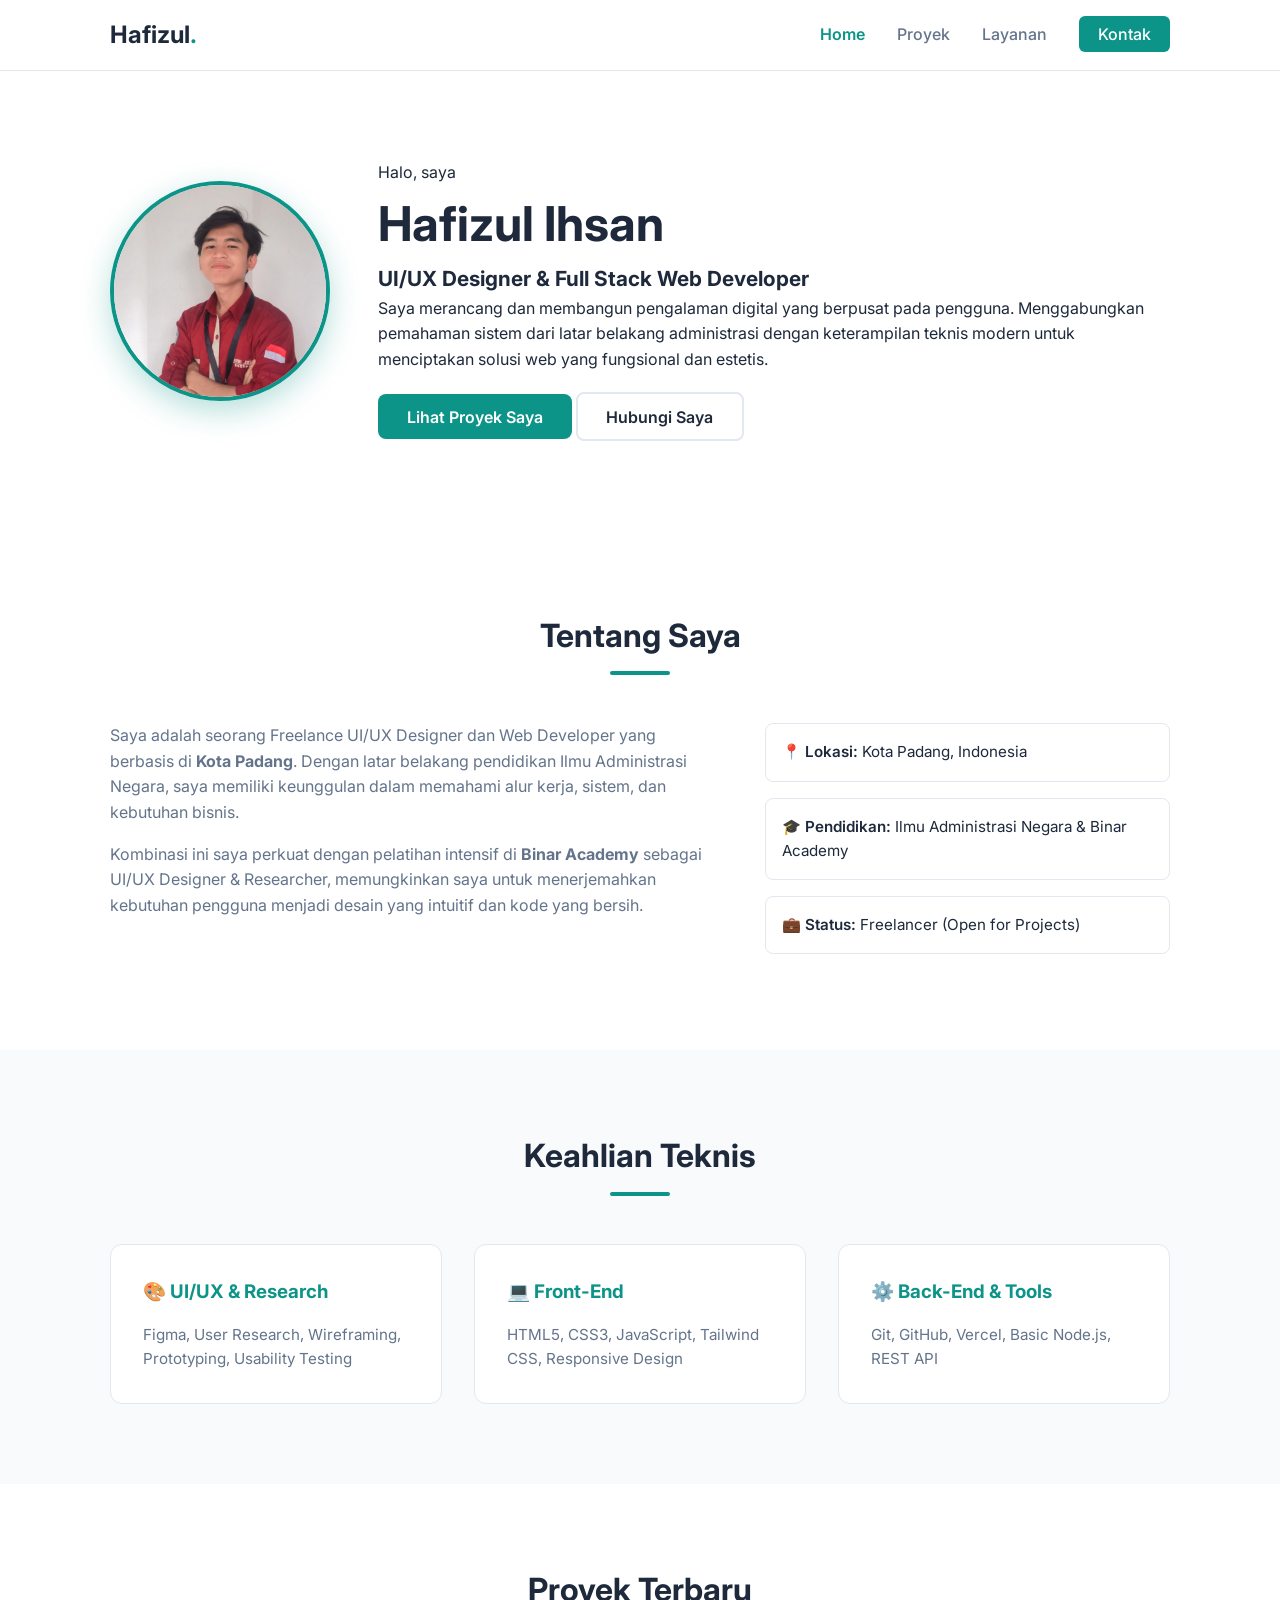
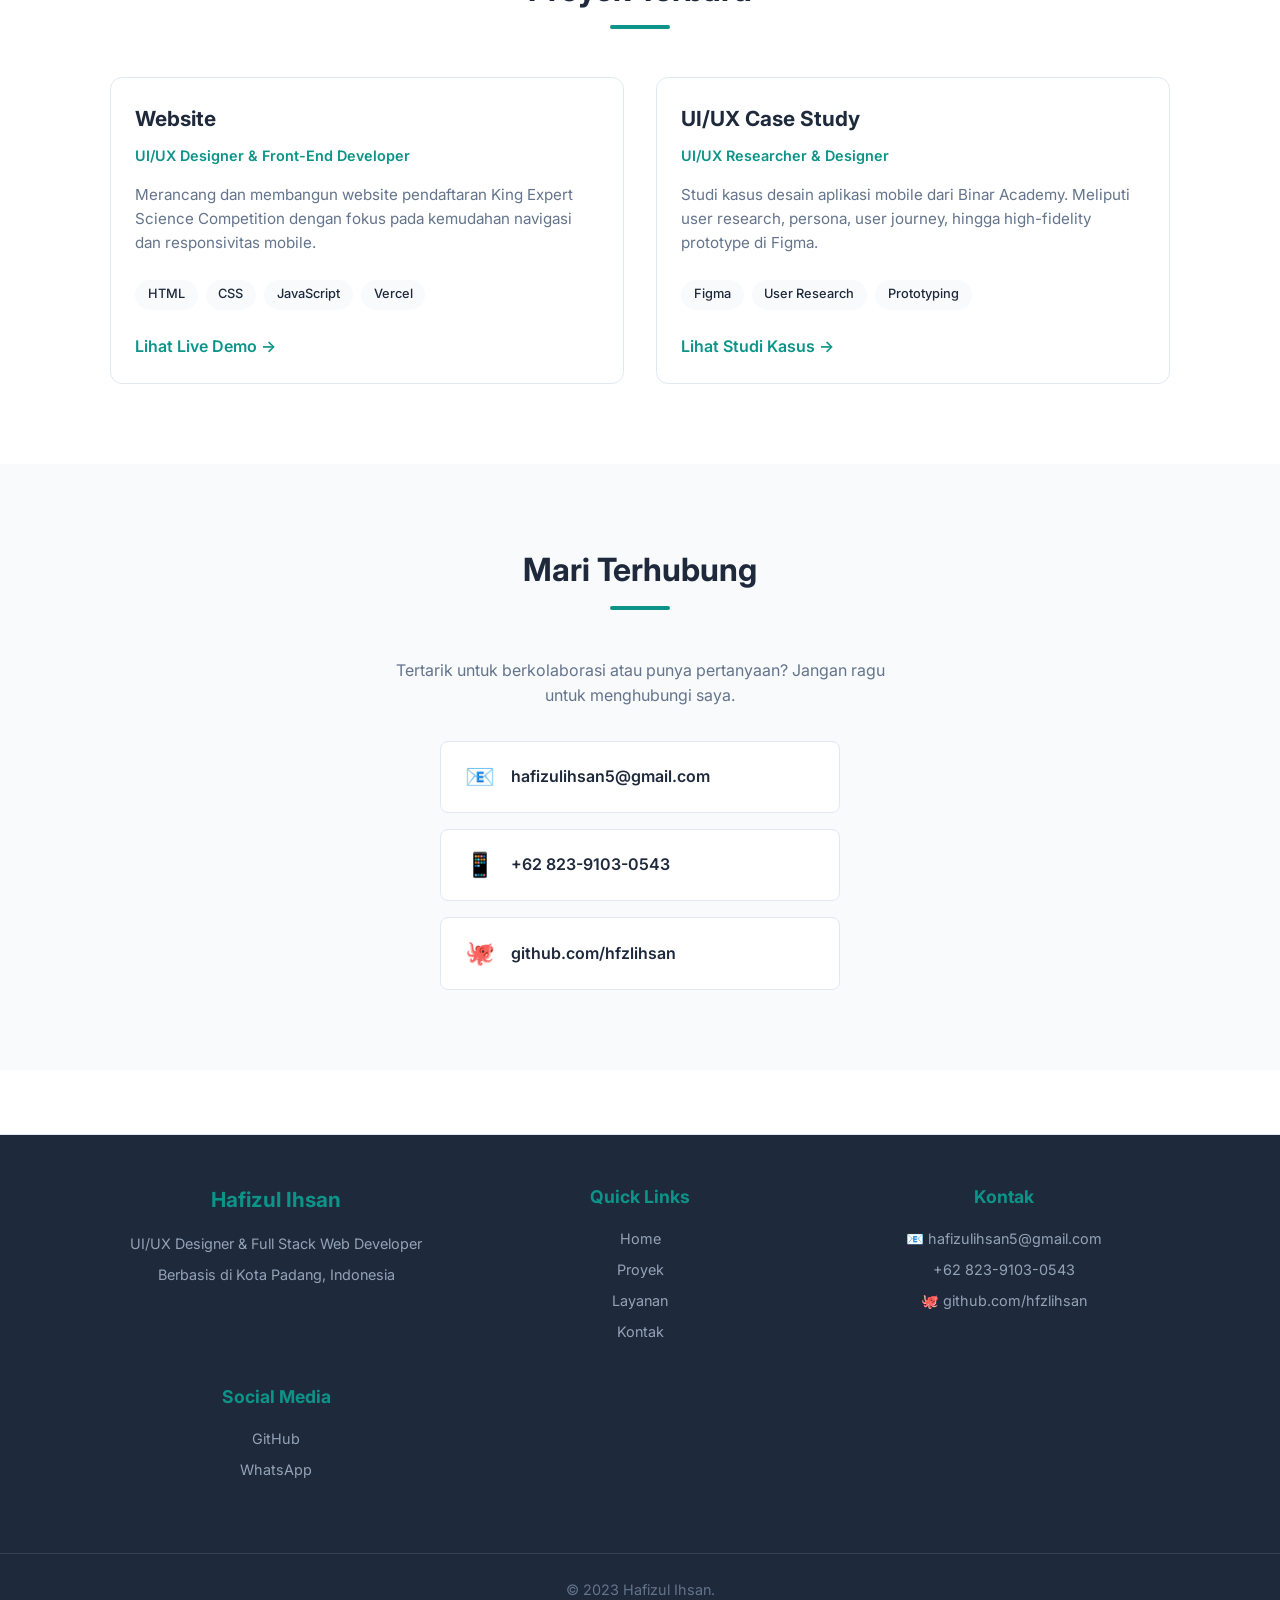
<file: index.html>
<!DOCTYPE html>
<html lang="id">
<head>
    <meta charset="UTF-8">
    <meta name="viewport" content="width=device-width, initial-scale=1.0">
    <title>Hafizul Ihsan | UI/UX Designer & Web Developer</title>
    <link rel="stylesheet" href="style.css">
    <!-- Google Fonts: Inter untuk tampilan bersih & modern -->
    <link rel="preconnect" href="https://fonts.googleapis.com">
    <link rel="preconnect" href="https://fonts.gstatic.com" crossorigin>
    <link href="https://fonts.googleapis.com/css2?family=Inter:wght@300;400;600;700&display=swap" rel="stylesheet">
</head>
<body>

   <!-- NAVIGATION -->
<nav class="navbar">
    <div class="container nav-container">
        <a href="index.html" class="logo">Hafizul<span>.</span></a>
        <ul class="nav-links">
            <li><a href="index.html">Home</a></li>
            <li><a href="projects.html">Proyek</a></li>
            <li><a href="services.html">Layanan</a></li>
            <li><a href="contact.html" class="btn-nav">Kontak</a></li>
        </ul>
    </div>
</nav>

    <!-- HERO SECTION -->
<header class="hero">
    <div class="container hero-content">
        <div class="hero-layout">
            <div class="hero-photo">
                <img src="profile.jpg" alt="Foto Hafizul Ihsan" class="profile-photo">
            </div>
            <div class="hero-text">
                <p class="greeting">Halo, saya</p>
                <h1>Hafizul Ihsan</h1>
                <h2>UI/UX Designer & Full Stack Web Developer</h2>
                <p class="hero-desc">
                    Saya merancang dan membangun pengalaman digital yang berpusat pada pengguna. 
                    Menggabungkan pemahaman sistem dari latar belakang administrasi dengan 
                    keterampilan teknis modern untuk menciptakan solusi web yang fungsional dan estetis.
                </p>
                <div class="hero-buttons">
                    <a href="#projects" class="btn btn-primary">Lihat Proyek Saya</a>
                    <a href="#contact" class="btn btn-secondary">Hubungi Saya</a>
                </div>
            </div>
        </div>
    </div>
</header>

    <!-- ABOUT SECTION -->
    <section id="about" class="section">
        <div class="container">
            <h2 class="section-title">Tentang Saya</h2>
            <div class="about-grid">
                <div class="about-text">
                    <p>
                        Saya adalah seorang Freelance UI/UX Designer dan Web Developer yang berbasis di <strong>Kota Padang</strong>. 
                        Dengan latar belakang pendidikan Ilmu Administrasi Negara, saya memiliki keunggulan dalam memahami alur kerja, 
                        sistem, dan kebutuhan bisnis. 
                    </p>
                    <p>
                        Kombinasi ini saya perkuat dengan pelatihan intensif di <strong>Binar Academy</strong> sebagai UI/UX Designer & Researcher, 
                        memungkinkan saya untuk menerjemahkan kebutuhan pengguna menjadi desain yang intuitif dan kode yang bersih.
                    </p>
                </div>
                <div class="about-info">
                    <div class="info-item"><span>📍 Lokasi:</span> Kota Padang, Indonesia</div>
                    <div class="info-item"><span>🎓 Pendidikan:</span> Ilmu Administrasi Negara & Binar Academy</div>
                    <div class="info-item"><span>💼 Status:</span> Freelancer (Open for Projects)</div>
                </div>
            </div>
        </div>
    </section>

    <!-- SKILLS SECTION -->
    <section id="skills" class="section bg-light">
        <div class="container">
            <h2 class="section-title">Keahlian Teknis</h2>
            <div class="skills-grid">
                <div class="skill-card">
                    <h3>🎨 UI/UX & Research</h3>
                    <p>Figma, User Research, Wireframing, Prototyping, Usability Testing</p>
                </div>
                <div class="skill-card">
                    <h3>💻 Front-End</h3>
                    <p>HTML5, CSS3, JavaScript, Tailwind CSS, Responsive Design</p>
                </div>
                <div class="skill-card">
                    <h3>⚙️ Back-End & Tools</h3>
                    <p>Git, GitHub, Vercel, Basic Node.js, REST API</p>
                </div>
            </div>
        </div>
    </section>

    <!-- PROJECTS SECTION -->
    <section id="projects" class="section">
        <div class="container">
            <h2 class="section-title">Proyek Terbaru</h2>
            <div class="projects-grid">
                
                <!-- Project 1 -->
                <div class="project-card">
                    <div class="project-info">
                        <h3>Website</h3>
                        <p class="project-role">UI/UX Designer & Front-End Developer</p>
                        <p class="project-desc">Merancang dan membangun website pendaftaran King Expert Science Competition dengan fokus pada kemudahan navigasi dan responsivitas mobile.</p>
                        <div class="tech-stack">
                            <span>HTML</span><span>CSS</span><span>JavaScript</span><span>Vercel</span>
                        </div>
                        <a href="https://www.kesc-heei.com" target="_blank" class="btn-link">Lihat Live Demo →</a>
                    </div>
                </div>

                <!-- Project 2 (Placeholder) -->
                <div class="project-card">
                    <div class="project-info">
                        <h3>UI/UX Case Study</h3>
                        <p class="project-role">UI/UX Researcher & Designer</p>
                        <p class="project-desc">Studi kasus desain aplikasi mobile dari Binar Academy. Meliputi user research, persona, user journey, hingga high-fidelity prototype di Figma.</p>
                        <div class="tech-stack">
                            <span>Figma</span><span>User Research</span><span>Prototyping</span>
                        </div>
                        <a href="#" class="btn-link">Lihat Studi Kasus →</a>
                    </div>
                </div>

            </div>
        </div>
    </section>

    <!-- CONTACT SECTION -->
    <section id="contact" class="section bg-light">
        <div class="container contact-container">
            <h2 class="section-title">Mari Terhubung</h2>
            <p class="contact-desc">Tertarik untuk berkolaborasi atau punya pertanyaan? Jangan ragu untuk menghubungi saya.</p>
            
            <div class="contact-links">
                <a href="mailto:hafizulihsan5@gmail.com" class="contact-item">
                    <span class="icon">📧</span>
                    <span>hafizulihsan5@gmail.com</span>
                </a>
                <a href="https://wa.me/6282391030543" target="_blank" class="contact-item">
                    <span class="icon">📱</span>
                    <span>+62 823-9103-0543</span>
                </a>
                <a href="https://github.com/hfzlihsan" target="_blank" class="contact-item">
                    <span class="icon">🐙</span>
                    <span>github.com/hfzlihsan</span>
                </a>
            </div>
        </div>
    </section>

    <script src="script.js"></script>

    <!-- FOOTER CONTAINER (akan diisi oleh JavaScript) -->
    <div id="footer-container"></div>

    <script src="script.js"></script>
</body>
</html>
</file>
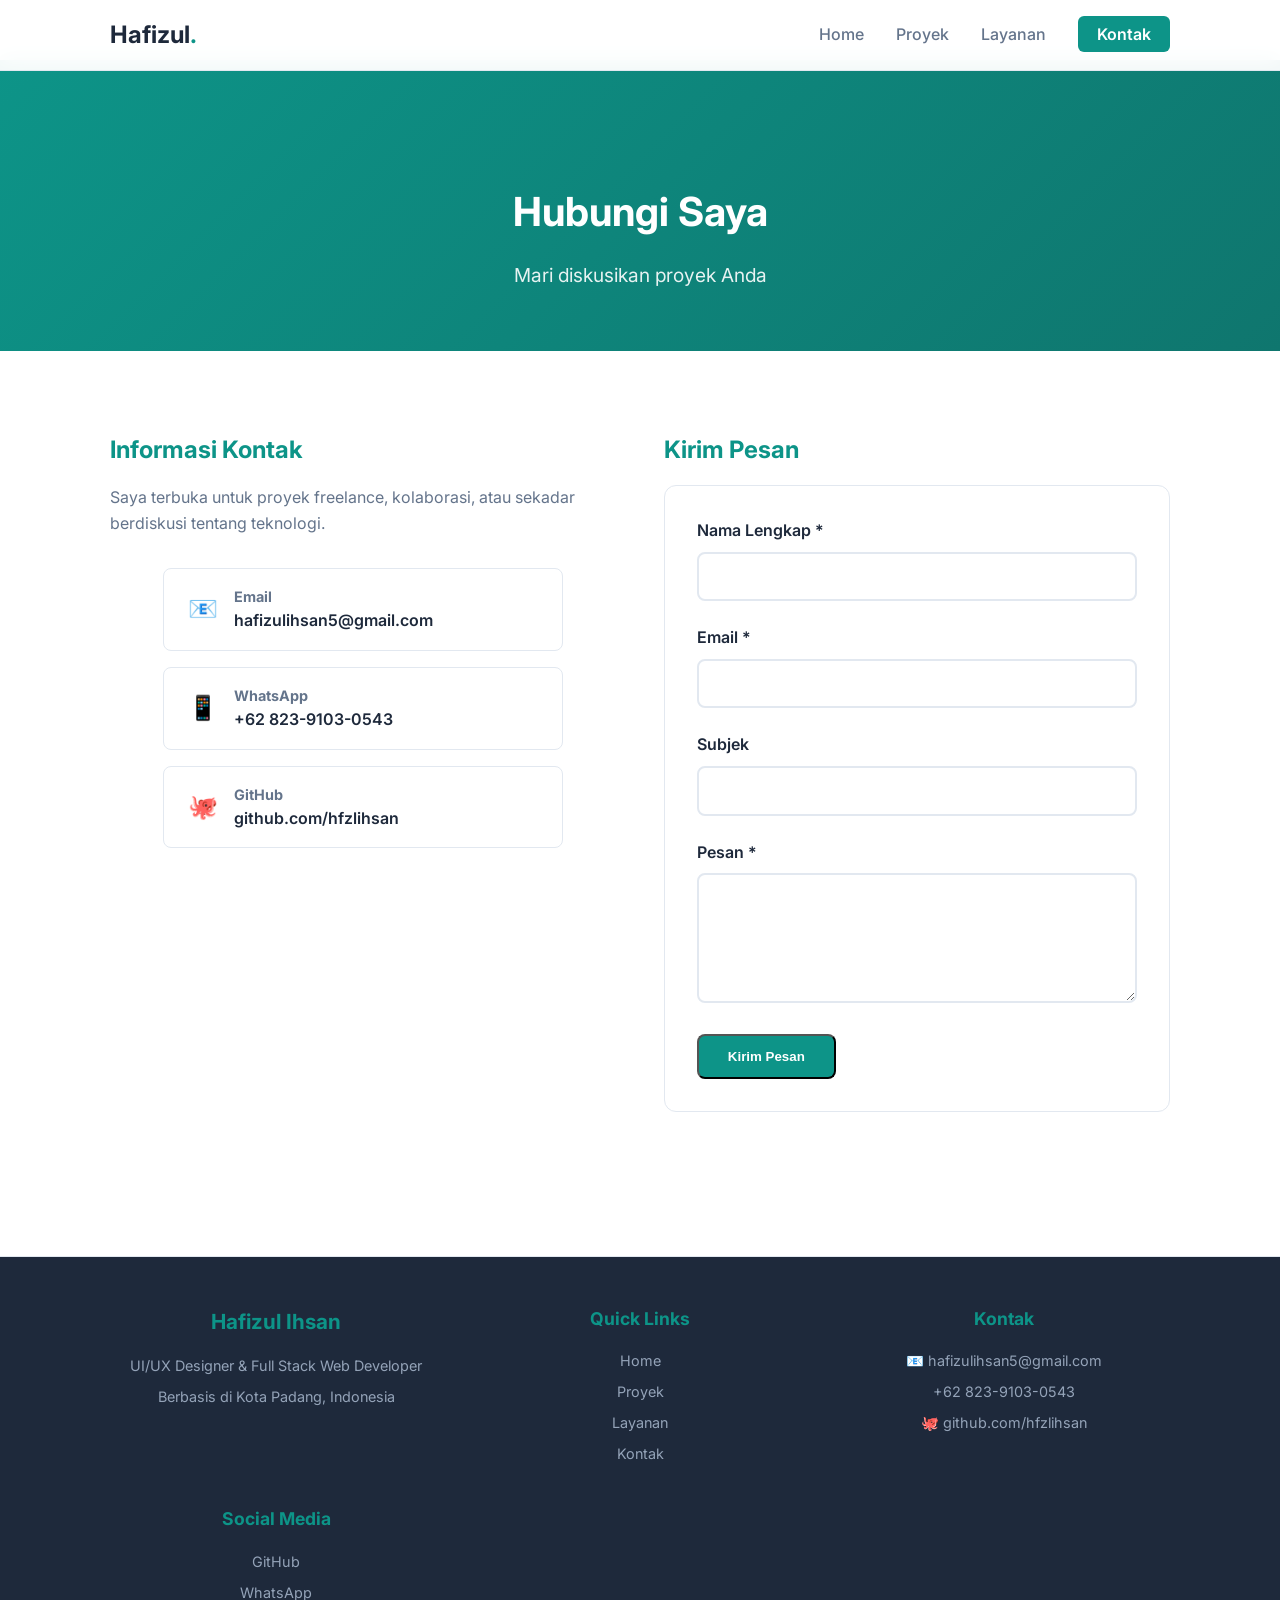
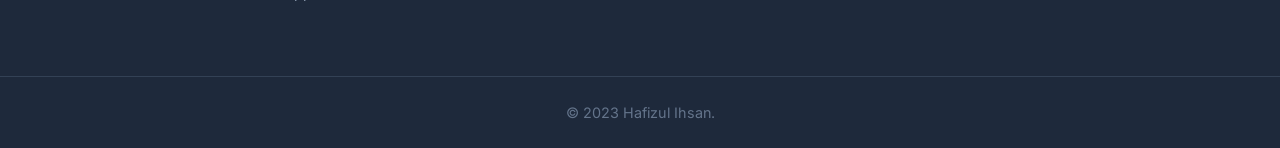
<file: contact.html>
<!DOCTYPE html>
<html lang="id">
<head>
    <meta charset="UTF-8">
    <meta name="viewport" content="width=device-width, initial-scale=1.0">
    <title>Kontak - Hafizul Ihsan</title>
    <link rel="stylesheet" href="style.css">
    <link rel="preconnect" href="https://fonts.googleapis.com">
    <link rel="preconnect" href="https://fonts.gstatic.com" crossorigin>
    <link href="https://fonts.googleapis.com/css2?family=Inter:wght@300;400;600;700&display=swap" rel="stylesheet">
</head>
<body>

    <!-- NAVIGATION -->
    <nav class="navbar">
        <div class="container nav-container">
            <a href="index.html" class="logo">Hafizul<span>.</span></a>
            <ul class="nav-links">
                <li><a href="index.html">Home</a></li>
                <li><a href="projects.html">Proyek</a></li>
                <li><a href="services.html">Layanan</a></li>
                <li><a href="contact.html" class="btn-nav">Kontak</a></li>
            </ul>
        </div>
    </nav>

    <!-- PAGE HEADER -->
    <header class="page-header">
        <div class="container">
            <h1>Hubungi Saya</h1>
            <p>Mari diskusikan proyek Anda</p>
        </div>
    </header>

    <!-- CONTACT SECTION -->
    <section class="section">
        <div class="container">
            <div class="contact-grid">
                
                <!-- Contact Info -->
                <div class="contact-info">
                    <h2>Informasi Kontak</h2>
                    <p>Saya terbuka untuk proyek freelance, kolaborasi, atau sekadar berdiskusi tentang teknologi.</p>
                    
                    <div class="contact-links">
                        <a href="mailto:hafizulihsan5@gmail.com" class="contact-item">
                            <span class="icon">📧</span>
                            <div>
                                <strong>Email</strong>
                                <span>hafizulihsan5@gmail.com</span>
                            </div>
                        </a>
                        
                        <a href="https://wa.me/6282391030543" target="_blank" class="contact-item">
                            <span class="icon">📱</span>
                            <div>
                                <strong>WhatsApp</strong>
                                <span>+62 823-9103-0543</span>
                            </div>
                        </a>
                        
                        <a href="https://github.com/hfzlihsan" target="_blank" class="contact-item">
                            <span class="icon">🐙</span>
                            <div>
                                <strong>GitHub</strong>
                                <span>github.com/hfzlihsan</span>
                            </div>
                        </a>
                    </div>
                </div>

                <!-- Contact Form -->
                <div class="contact-form-container">
                    <h2>Kirim Pesan</h2>
                    <form id="contactForm" class="contact-form">
                        <div class="form-group">
                            <label for="nama">Nama Lengkap *</label>
                            <input type="text" id="nama" name="nama" required>
                        </div>
                        
                        <div class="form-group">
                            <label for="email">Email *</label>
                            <input type="email" id="email" name="email" required>
                        </div>
                        
                        <div class="form-group">
                            <label for="subjek">Subjek</label>
                            <input type="text" id="subjek" name="subjek">
                        </div>
                        
                        <div class="form-group">
                            <label for="pesan">Pesan *</label>
                            <textarea id="pesan" name="pesan" rows="5" required></textarea>
                        </div>
                        
                        <button type="submit" class="btn btn-primary">Kirim Pesan</button>
                    </form>
                </div>

            </div>
        </div>
    </section>

    <!-- FOOTER CONTAINER -->
    <div id="footer-container"></div>

    <script src="script.js"></script>
    <script>
        // Form handling sederhana
        document.getElementById('contactForm').addEventListener('submit', function(e) {
            e.preventDefault();
            alert('Terima kasih! Pesan Anda akan segera diproses. (Fitur backend akan ditambahkan nanti)');
            this.reset();
        });
    </script>
</body>
</html>
</file>
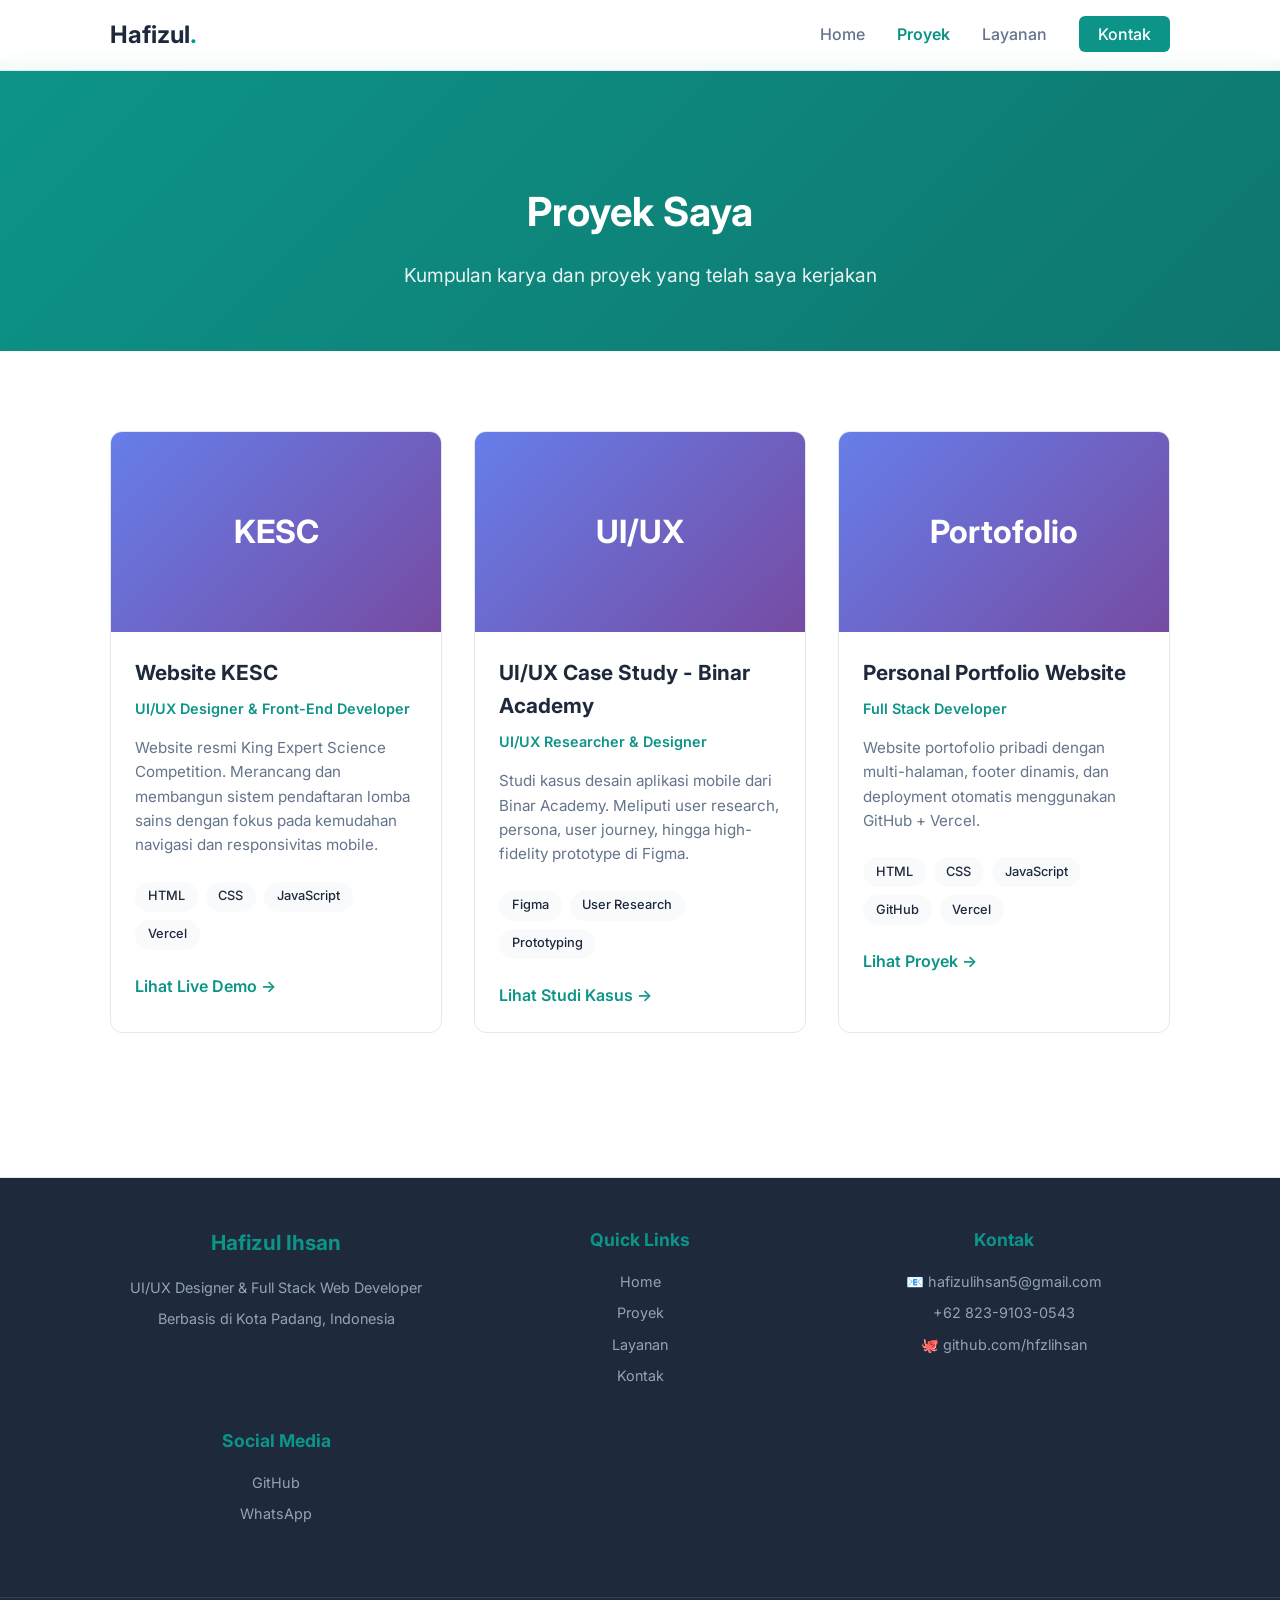
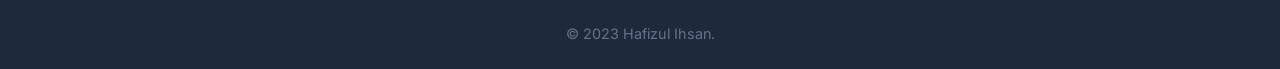
<file: projects.html>
<!DOCTYPE html>
<html lang="id">
<head>
    <meta charset="UTF-8">
    <meta name="viewport" content="width=device-width, initial-scale=1.0">
    <title>Proyek - Hafizul Ihsan</title>
    <link rel="stylesheet" href="style.css">
    <link rel="preconnect" href="https://fonts.googleapis.com">
    <link rel="preconnect" href="https://fonts.gstatic.com" crossorigin>
    <link href="https://fonts.googleapis.com/css2?family=Inter:wght@300;400;600;700&display=swap" rel="stylesheet">
</head>
<body>

    <!-- NAVIGATION -->
    <nav class="navbar">
        <div class="container nav-container">
            <a href="index.html" class="logo">Hafizul<span>.</span></a>
            <ul class="nav-links">
                <li><a href="index.html">Home</a></li>
                <li><a href="projects.html">Proyek</a></li>
                <li><a href="services.html">Layanan</a></li>
                <li><a href="contact.html" class="btn-nav">Kontak</a></li>
            </ul>
        </div>
    </nav>

    <!-- PAGE HEADER -->
    <header class="page-header">
        <div class="container">
            <h1>Proyek Saya</h1>
            <p>Kumpulan karya dan proyek yang telah saya kerjakan</p>
        </div>
    </header>

    <!-- PROJECTS GRID -->
    <section class="section">
        <div class="container">
            <div class="projects-grid">
                
                <!-- Project 1 -->
                <div class="project-card">
                    <div class="project-image">
                        <div class="placeholder-img">KESC</div>
                    </div>
                    <div class="project-info">
                        <h3>Website KESC</h3>
                        <p class="project-role">UI/UX Designer & Front-End Developer</p>
                        <p class="project-desc">Website resmi King Expert Science Competition. Merancang dan membangun sistem pendaftaran lomba sains dengan fokus pada kemudahan navigasi dan responsivitas mobile.</p>
                        <div class="tech-stack">
                            <span>HTML</span><span>CSS</span><span>JavaScript</span><span>Vercel</span>
                        </div>
                        <a href="https://www.kesc-heei.com" target="_blank" class="btn-link">Lihat Live Demo →</a>
                    </div>
                </div>

                <!-- Project 2 -->
                <div class="project-card">
                    <div class="project-image">
                        <div class="placeholder-img">UI/UX</div>
                    </div>
                    <div class="project-info">
                        <h3>UI/UX Case Study - Binar Academy</h3>
                        <p class="project-role">UI/UX Researcher & Designer</p>
                        <p class="project-desc">Studi kasus desain aplikasi mobile dari Binar Academy. Meliputi user research, persona, user journey, hingga high-fidelity prototype di Figma.</p>
                        <div class="tech-stack">
                            <span>Figma</span><span>User Research</span><span>Prototyping</span>
                        </div>
                        <a href="#" class="btn-link">Lihat Studi Kasus →</a>
                    </div>
                </div>

                <!-- Project 3 -->
                <div class="project-card">
                    <div class="project-image">
                        <div class="placeholder-img">Portofolio</div>
                    </div>
                    <div class="project-info">
                        <h3>Personal Portfolio Website</h3>
                        <p class="project-role">Full Stack Developer</p>
                        <p class="project-desc">Website portofolio pribadi dengan multi-halaman, footer dinamis, dan deployment otomatis menggunakan GitHub + Vercel.</p>
                        <div class="tech-stack">
                            <span>HTML</span><span>CSS</span><span>JavaScript</span><span>GitHub</span><span>Vercel</span>
                        </div>
                        <a href="#" class="btn-link">Lihat Proyek →</a>
                    </div>
                </div>

            </div>
        </div>
    </section>

    <!-- FOOTER CONTAINER -->
    <div id="footer-container"></div>

    <script src="script.js"></script>
</body>
</html>
</file>
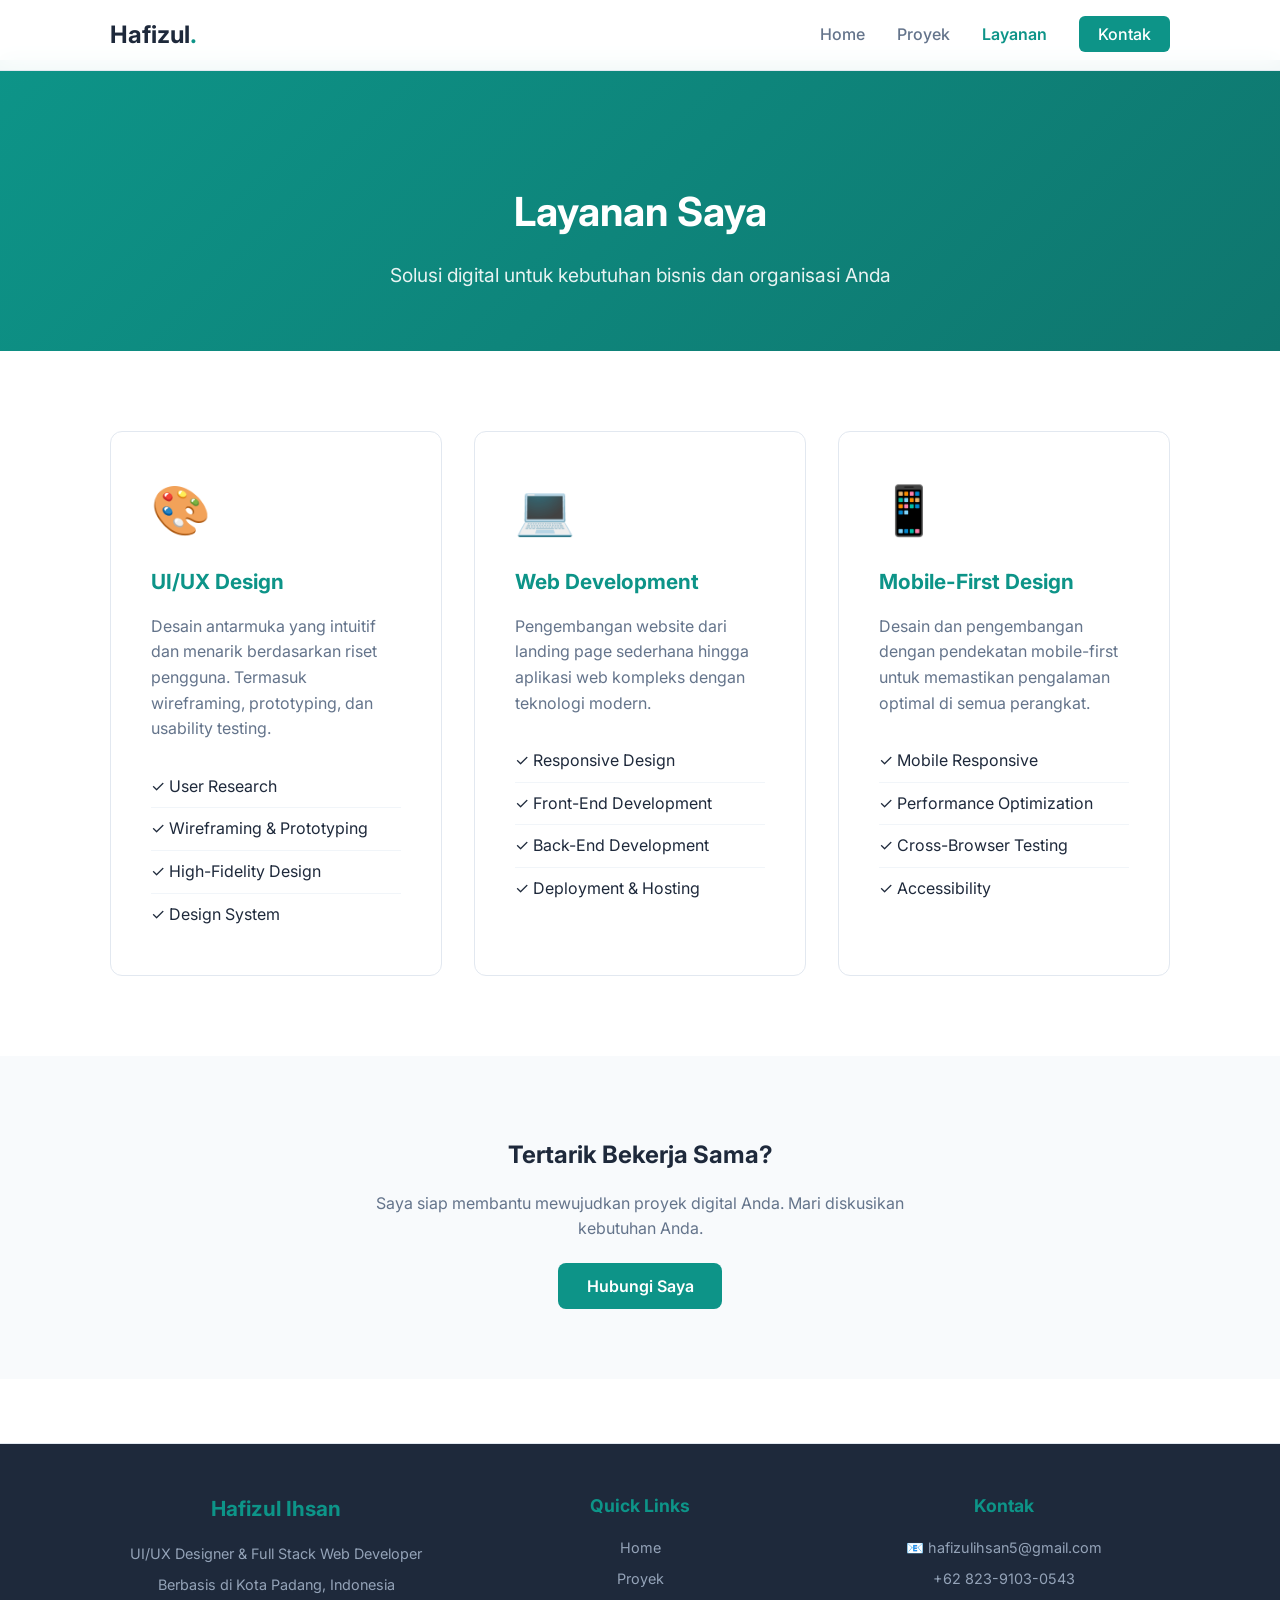
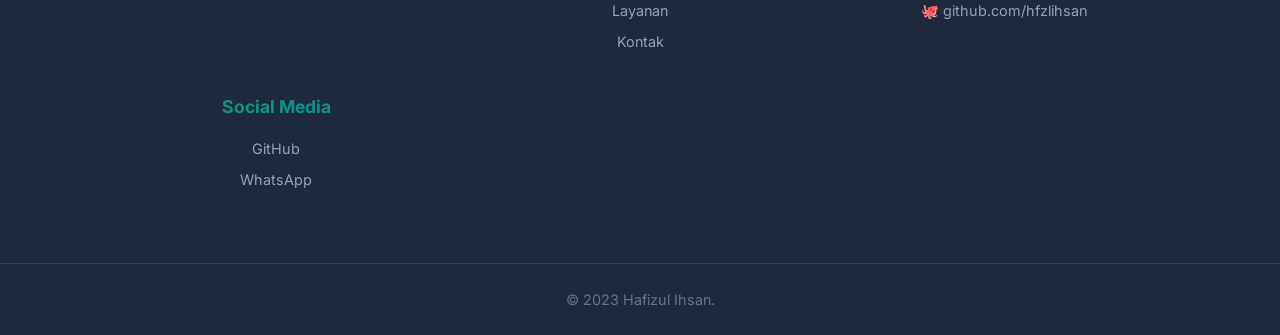
<file: services.html>
<!DOCTYPE html>
<html lang="id">
<head>
    <meta charset="UTF-8">
    <meta name="viewport" content="width=device-width, initial-scale=1.0">
    <title>Layanan - Hafizul Ihsan</title>
    <link rel="stylesheet" href="style.css">
    <link rel="preconnect" href="https://fonts.googleapis.com">
    <link rel="preconnect" href="https://fonts.gstatic.com" crossorigin>
    <link href="https://fonts.googleapis.com/css2?family=Inter:wght@300;400;600;700&display=swap" rel="stylesheet">
</head>
<body>

    <!-- NAVIGATION -->
    <nav class="navbar">
        <div class="container nav-container">
            <a href="index.html" class="logo">Hafizul<span>.</span></a>
            <ul class="nav-links">
                <li><a href="index.html">Home</a></li>
                <li><a href="projects.html">Proyek</a></li>
                <li><a href="services.html">Layanan</a></li>
                <li><a href="contact.html" class="btn-nav">Kontak</a></li>
            </ul>
        </div>
    </nav>

    <!-- PAGE HEADER -->
    <header class="page-header">
        <div class="container">
            <h1>Layanan Saya</h1>
            <p>Solusi digital untuk kebutuhan bisnis dan organisasi Anda</p>
        </div>
    </header>

    <!-- SERVICES -->
    <section class="section">
        <div class="container">
            <div class="services-grid">
                
                <!-- Service 1 -->
                <div class="service-card">
                    <div class="service-icon">🎨</div>
                    <h3>UI/UX Design</h3>
                    <p>Desain antarmuka yang intuitif dan menarik berdasarkan riset pengguna. Termasuk wireframing, prototyping, dan usability testing.</p>
                    <ul class="service-features">
                        <li>✓ User Research</li>
                        <li>✓ Wireframing & Prototyping</li>
                        <li>✓ High-Fidelity Design</li>
                        <li>✓ Design System</li>
                    </ul>
                </div>

                <!-- Service 2 -->
                <div class="service-card">
                    <div class="service-icon">💻</div>
                    <h3>Web Development</h3>
                    <p>Pengembangan website dari landing page sederhana hingga aplikasi web kompleks dengan teknologi modern.</p>
                    <ul class="service-features">
                        <li>✓ Responsive Design</li>
                        <li>✓ Front-End Development</li>
                        <li>✓ Back-End Development</li>
                        <li>✓ Deployment & Hosting</li>
                    </ul>
                </div>

                <!-- Service 3 -->
                <div class="service-card">
                    <div class="service-icon">📱</div>
                    <h3>Mobile-First Design</h3>
                    <p>Desain dan pengembangan dengan pendekatan mobile-first untuk memastikan pengalaman optimal di semua perangkat.</p>
                    <ul class="service-features">
                        <li>✓ Mobile Responsive</li>
                        <li>✓ Performance Optimization</li>
                        <li>✓ Cross-Browser Testing</li>
                        <li>✓ Accessibility</li>
                    </ul>
                </div>

            </div>
        </div>
    </section>

    <!-- CTA SECTION -->
    <section class="section bg-light">
        <div class="container cta-container">
            <h2>Tertarik Bekerja Sama?</h2>
            <p>Saya siap membantu mewujudkan proyek digital Anda. Mari diskusikan kebutuhan Anda.</p>
            <a href="contact.html" class="btn btn-primary">Hubungi Saya</a>
        </div>
    </section>

    <!-- FOOTER CONTAINER -->
    <div id="footer-container"></div>

    <script src="script.js"></script>
</body>
</html>
</file>
<file: style.css>
/* RESET & BASE STYLES */
* {
    margin: 0;
    padding: 0;
    box-sizing: border-box;
}

:root {
    --primary-color: #0d9488; /* Teal/Tosca */
    --primary-hover: #0f766e;
    --text-dark: #1e293b;
    --text-light: #64748b;
    --bg-white: #ffffff;
    --bg-light: #f8fafc;
    --font-main: 'Inter', sans-serif;
}

body {
    font-family: var(--font-main);
    color: var(--text-dark);
    line-height: 1.6;
    background-color: var(--bg-white);
}

.container {
    max-width: 1100px;
    margin: 0 auto;
    padding: 0 20px;
}

a { text-decoration: none; color: inherit; }
ul { list-style: none; }

/* NAVBAR */
.navbar {
    position: fixed;
    top: 0;
    width: 100%;
    background: rgba(255, 255, 255, 0.95);
    backdrop-filter: blur(10px);
    border-bottom: 1px solid #e2e8f0;
    z-index: 1000;
    padding: 1rem 0;
}

.nav-container {
    display: flex;
    justify-content: space-between;
    align-items: center;
}

.logo {
    font-size: 1.5rem;
    font-weight: 700;
    color: var(--text-dark);
}

.logo span { color: var(--primary-color); }

.nav-links { display: flex; gap: 2rem; align-items: center; }
.nav-links a {
    font-weight: 500;
    color: var(--text-light);
    transition: color 0.3s;
}
.nav-links a:hover { color: var(--primary-color); }

.btn-nav {
    background: var(--primary-color);
    color: white !important;
    padding: 0.5rem 1.2rem;
    border-radius: 6px;
}
.btn-nav:hover { background: var(--primary-hover); }

/* HERO SECTION */
.hero {
    padding: 160px 0 100px;
}

/* HERO LAYOUT DENGAN FOTO */
.hero-layout {
    display: flex;
    align-items: center;
    gap: 3rem;
    text-align: left;
}

.hero-photo {
    flex-shrink: 0;
}

.profile-photo {
    width: 220px;
    height: 220px;
    border-radius: 50%;
    object-fit: cover;
    border: 4px solid var(--primary-color);
    box-shadow: 0 10px 30px rgba(13, 148, 136, 0.3);
    transition: transform 0.3s ease;
}

.profile-photo:hover {
    transform: scale(1.05);
}

.hero-text {
    flex: 1;
}

.hero-text .greeting {
    text-align: left;
}

.hero-text h1 {
    text-align: left;
    font-size: 3rem;
}

.hero-text h2 {
    text-align: left;
    font-size: 1.3rem;
}

.hero-text .hero-desc {
    text-align: left;
    margin: 0 0 2rem 0;
}

.hero-text .hero-buttons {
    justify-content: flex-start;
}

.btn {
    padding: 0.8rem 1.8rem;
    border-radius: 8px;
    font-weight: 600;
    transition: all 0.3s;
}

.btn-primary {
    background: var(--primary-color);
    color: white;
}
.btn-primary:hover { background: var(--primary-hover); transform: translateY(-2px); }

.btn-secondary {
    border: 2px solid #e2e8f0;
    color: var(--text-dark);
}
.btn-secondary:hover { border-color: var(--primary-color); color: var(--primary-color); }

/* SECTIONS GENERAL */
.section { padding: 80px 0; }
.bg-light { background-color: var(--bg-light); }
.section-title {
    font-size: 2rem;
    text-align: center;
    margin-bottom: 3rem;
    position: relative;
}
.section-title::after {
    content: '';
    display: block;
    width: 60px;
    height: 4px;
    background: var(--primary-color);
    margin: 10px auto 0;
    border-radius: 2px;
}

/* ABOUT */
.about-grid {
    display: grid;
    grid-template-columns: 1.5fr 1fr;
    gap: 3rem;
    align-items: start;
}
.about-text p { margin-bottom: 1rem; color: var(--text-light); }
.info-item {
    background: white;
    padding: 1rem;
    border-radius: 8px;
    margin-bottom: 1rem;
    border: 1px solid #e2e8f0;
    font-size: 0.95rem;
}
.info-item span { font-weight: 600; color: var(--text-dark); }

/* SKILLS */
.skills-grid {
    display: grid;
    grid-template-columns: repeat(auto-fit, minmax(250px, 1fr));
    gap: 2rem;
}
.skill-card {
    background: white;
    padding: 2rem;
    border-radius: 12px;
    border: 1px solid #e2e8f0;
    transition: transform 0.3s, box-shadow 0.3s;
}
.skill-card:hover {
    transform: translateY(-5px);
    box-shadow: 0 10px 30px rgba(0,0,0,0.05);
}
.skill-card h3 { margin-bottom: 1rem; color: var(--primary-color); }
.skill-card p { color: var(--text-light); font-size: 0.95rem; }

/* PROJECTS */
.projects-grid {
    display: grid;
    grid-template-columns: repeat(auto-fit, minmax(300px, 1fr));
    gap: 2rem;
}
.project-card {
    background: white;
    border-radius: 12px;
    overflow: hidden;
    border: 1px solid #e2e8f0;
    transition: transform 0.3s;
}
.project-card:hover { transform: translateY(-5px); }
.project-info { padding: 2rem; }
.project-info h3 { font-size: 1.3rem; margin-bottom: 0.5rem; }
.project-role { color: var(--primary-color); font-weight: 600; font-size: 0.9rem; margin-bottom: 1rem; }
.project-desc { color: var(--text-light); font-size: 0.95rem; margin-bottom: 1.5rem; }
.tech-stack { display: flex; gap: 0.5rem; flex-wrap: wrap; margin-bottom: 1.5rem; }
.tech-stack span {
    background: var(--bg-light);
    color: var(--text-dark);
    padding: 0.3rem 0.8rem;
    border-radius: 20px;
    font-size: 0.8rem;
    font-weight: 500;
}
.btn-link { color: var(--primary-color); font-weight: 600; }
.btn-link:hover { text-decoration: underline; }

/* CONTACT */
.contact-container { text-align: center; }
.contact-desc { max-width: 500px; margin: 0 auto 2rem; color: var(--text-light); }
.contact-links {
    display: flex;
    flex-direction: column;
    gap: 1rem;
    max-width: 400px;
    margin: 0 auto;
}
.contact-item {
    display: flex;
    align-items: center;
    gap: 1rem;
    background: white;
    padding: 1rem 1.5rem;
    border-radius: 8px;
    border: 1px solid #e2e8f0;
    transition: all 0.3s;
}
.contact-item:hover { border-color: var(--primary-color); transform: translateX(5px); }
.contact-item .icon { font-size: 1.5rem; }

/* FOOTER */
footer {
    text-align: center;
    padding: 2rem 0;
    border-top: 1px solid #e2e8f0;
    color: var(--text-light);
    font-size: 0.9rem;
}

/* ============================================
   PAGE HEADER (untuk halaman dalam)
   ============================================ */
.page-header {
    background: linear-gradient(135deg, var(--primary-color) 0%, #0f766e 100%);
    color: white;
    padding: 120px 0 60px;
    text-align: center;
    margin-top: 60px;
}

.page-header h1 {
    font-size: 2.5rem;
    margin-bottom: 1rem;
}

.page-header p {
    font-size: 1.2rem;
    opacity: 0.9;
}

/* ============================================
   PROJECT CARD DENGAN GAMBAR
   ============================================ */
.project-card {
    background: white;
    border-radius: 12px;
    overflow: hidden;
    border: 1px solid #e2e8f0;
    transition: transform 0.3s, box-shadow 0.3s;
}

.project-card:hover {
    transform: translateY(-5px);
    box-shadow: 0 10px 30px rgba(0,0,0,0.1);
}

.project-image {
    height: 200px;
    background: linear-gradient(135deg, #667eea 0%, #764ba2 100%);
    display: flex;
    align-items: center;
    justify-content: center;
}

.placeholder-img {
    color: white;
    font-size: 2rem;
    font-weight: 700;
}

.project-info {
    padding: 1.5rem;
}

/* ============================================
   SERVICES
   ============================================ */
.services-grid {
    display: grid;
    grid-template-columns: repeat(auto-fit, minmax(300px, 1fr));
    gap: 2rem;
}

.service-card {
    background: white;
    padding: 2.5rem;
    border-radius: 12px;
    border: 1px solid #e2e8f0;
    transition: transform 0.3s, box-shadow 0.3s;
}

.service-card:hover {
    transform: translateY(-5px);
    box-shadow: 0 10px 30px rgba(0,0,0,0.1);
}

.service-icon {
    font-size: 3rem;
    margin-bottom: 1rem;
}

.service-card h3 {
    color: var(--primary-color);
    margin-bottom: 1rem;
    font-size: 1.3rem;
}

.service-card p {
    color: var(--text-light);
    margin-bottom: 1.5rem;
}

.service-features {
    list-style: none;
    padding: 0;
}

.service-features li {
    padding: 0.5rem 0;
    color: var(--text-dark);
    border-bottom: 1px solid #f1f5f9;
}

.service-features li:last-child {
    border-bottom: none;
}

/* ============================================
   CTA SECTION
   ============================================ */
.cta-container {
    text-align: center;
    max-width: 600px;
}

.cta-container h2 {
    margin-bottom: 1rem;
}

.cta-container p {
    color: var(--text-light);
    margin-bottom: 2rem;
}

/* ============================================
   CONTACT PAGE
   ============================================ */
.contact-grid {
    display: grid;
    grid-template-columns: 1fr 1fr;
    gap: 3rem;
}

.contact-info h2,
.contact-form-container h2 {
    margin-bottom: 1rem;
    color: var(--primary-color);
}

.contact-info > p {
    color: var(--text-light);
    margin-bottom: 2rem;
}

.contact-links {
    display: flex;
    flex-direction: column;
    gap: 1rem;
}

.contact-item {
    display: flex;
    align-items: center;
    gap: 1rem;
    background: white;
    padding: 1rem 1.5rem;
    border-radius: 8px;
    border: 1px solid #e2e8f0;
    transition: all 0.3s;
    text-decoration: none;
    color: var(--text-dark);
}

.contact-item:hover {
    border-color: var(--primary-color);
    transform: translateX(5px);
}

.contact-item .icon {
    font-size: 1.5rem;
}

.contact-item div {
    display: flex;
    flex-direction: column;
}

.contact-item strong {
    font-size: 0.9rem;
    color: var(--text-light);
}

.contact-item span {
    font-weight: 600;
}

/* Contact Form */
.contact-form {
    background: white;
    padding: 2rem;
    border-radius: 12px;
    border: 1px solid #e2e8f0;
}

.form-group {
    margin-bottom: 1.5rem;
}

.form-group label {
    display: block;
    margin-bottom: 0.5rem;
    font-weight: 600;
    color: var(--text-dark);
}

.form-group input,
.form-group textarea {
    width: 100%;
    padding: 0.8rem 1rem;
    border: 2px solid #e2e8f0;
    border-radius: 8px;
    font-size: 1rem;
    font-family: inherit;
    transition: border-color 0.3s;
}

.form-group input:focus,
.form-group textarea:focus {
    outline: none;
    border-color: var(--primary-color);
}

.form-group textarea {
    resize: vertical;
    min-height: 120px;
}

/* ============================================
   NAVIGASI AKTIF
   ============================================ */
.nav-links a.active {
    color: var(--primary-color);
    font-weight: 600;
}

/* ============================================
   RESPONSIVE TAMBAHAN
   ============================================ */
@media (max-width: 768px) {
    .page-header {
        padding: 100px 0 40px;
    }
    
    .page-header h1 {
        font-size: 2rem;
    }
    
    .contact-grid {
        grid-template-columns: 1fr;
    }
    
    .services-grid {
        grid-template-columns: 1fr;
    }
}

/* RESPONSIVE */
@media (max-width: 768px) {
    .hero h1 { font-size: 2.5rem; }
    .about-grid { grid-template-columns: 1fr; }
    .nav-links { display: none; } /* Sederhana dulu, bisa ditambah hamburger menu nanti */
}

@media (max-width: 768px) {
    .hero-layout {
        flex-direction: column;
        text-align: center;
        gap: 2rem;
    }
    
    .profile-photo {
        width: 180px;
        height: 180px;
    }
    
    .hero-text h1 {
        text-align: center;
        font-size: 2.5rem;
    }
    
    .hero-text h2 {
        text-align: center;
    }
    
    .hero-text .hero-desc {
        text-align: center;
    }
    
    .hero-text .hero-buttons {
        justify-content: center;
    }
    
    /* ... kode responsive lainnya yang sudah ada ... */
}

/* ============================================
   FOOTER STYLES
   ============================================ */
.footer {
    background: #1e293b;
    color: white;
    padding: 3rem 0 0;
    margin-top: 4rem;
}

.footer-content {
    display: grid;
    grid-template-columns: repeat(auto-fit, minmax(250px, 1fr));
    gap: 2rem;
    padding-bottom: 2rem;
}

.footer-section h3 {
    color: #0d9488;
    margin-bottom: 1rem;
    font-size: 1.3rem;
}

.footer-section h4 {
    color: #0d9488;
    margin-bottom: 1rem;
    font-size: 1.1rem;
}

.footer-section p {
    color: #94a3b8;
    margin-bottom: 0.5rem;
    line-height: 1.6;
}

.footer-section ul {
    list-style: none;
    padding: 0;
}

.footer-section ul li {
    color: #94a3b8;
    margin-bottom: 0.5rem;
    line-height: 1.6;
}

.footer-section ul li a {
    color: #94a3b8;
    text-decoration: none;
    transition: color 0.3s;
}

.footer-section ul li a:hover {
    color: #0d9488;
}

.footer-bottom {
    border-top: 1px solid #334155;
    padding: 1.5rem 0;
    text-align: center;
    margin-top: 2rem;
}

.footer-bottom p {
    color: #64748b;
    font-size: 0.9rem;
    margin: 0;
}

/* Responsive Footer */
@media (max-width: 768px) {
    .footer-content {
        grid-template-columns: 1fr;
        text-align: center;
    }
    
    .footer-section ul li {
        display: inline-block;
        margin: 0 0.5rem;
    }
}
</file>
